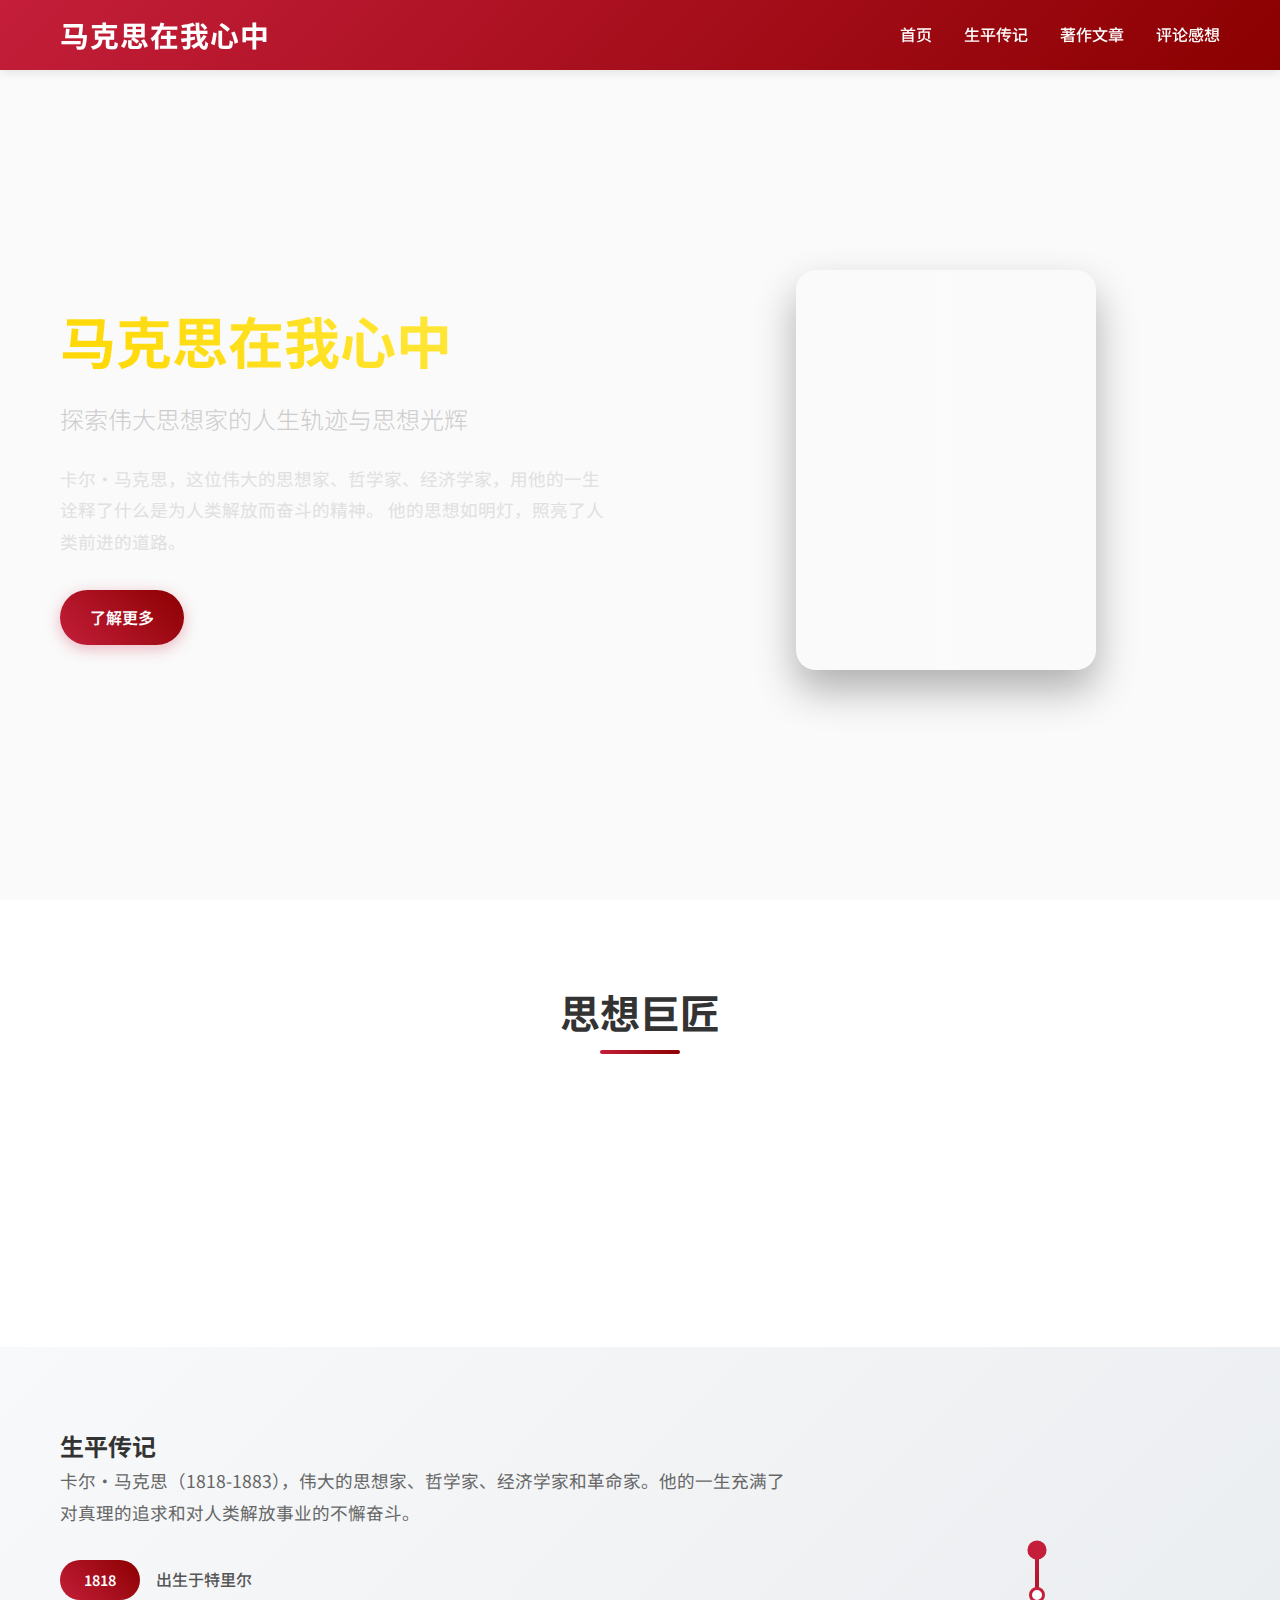
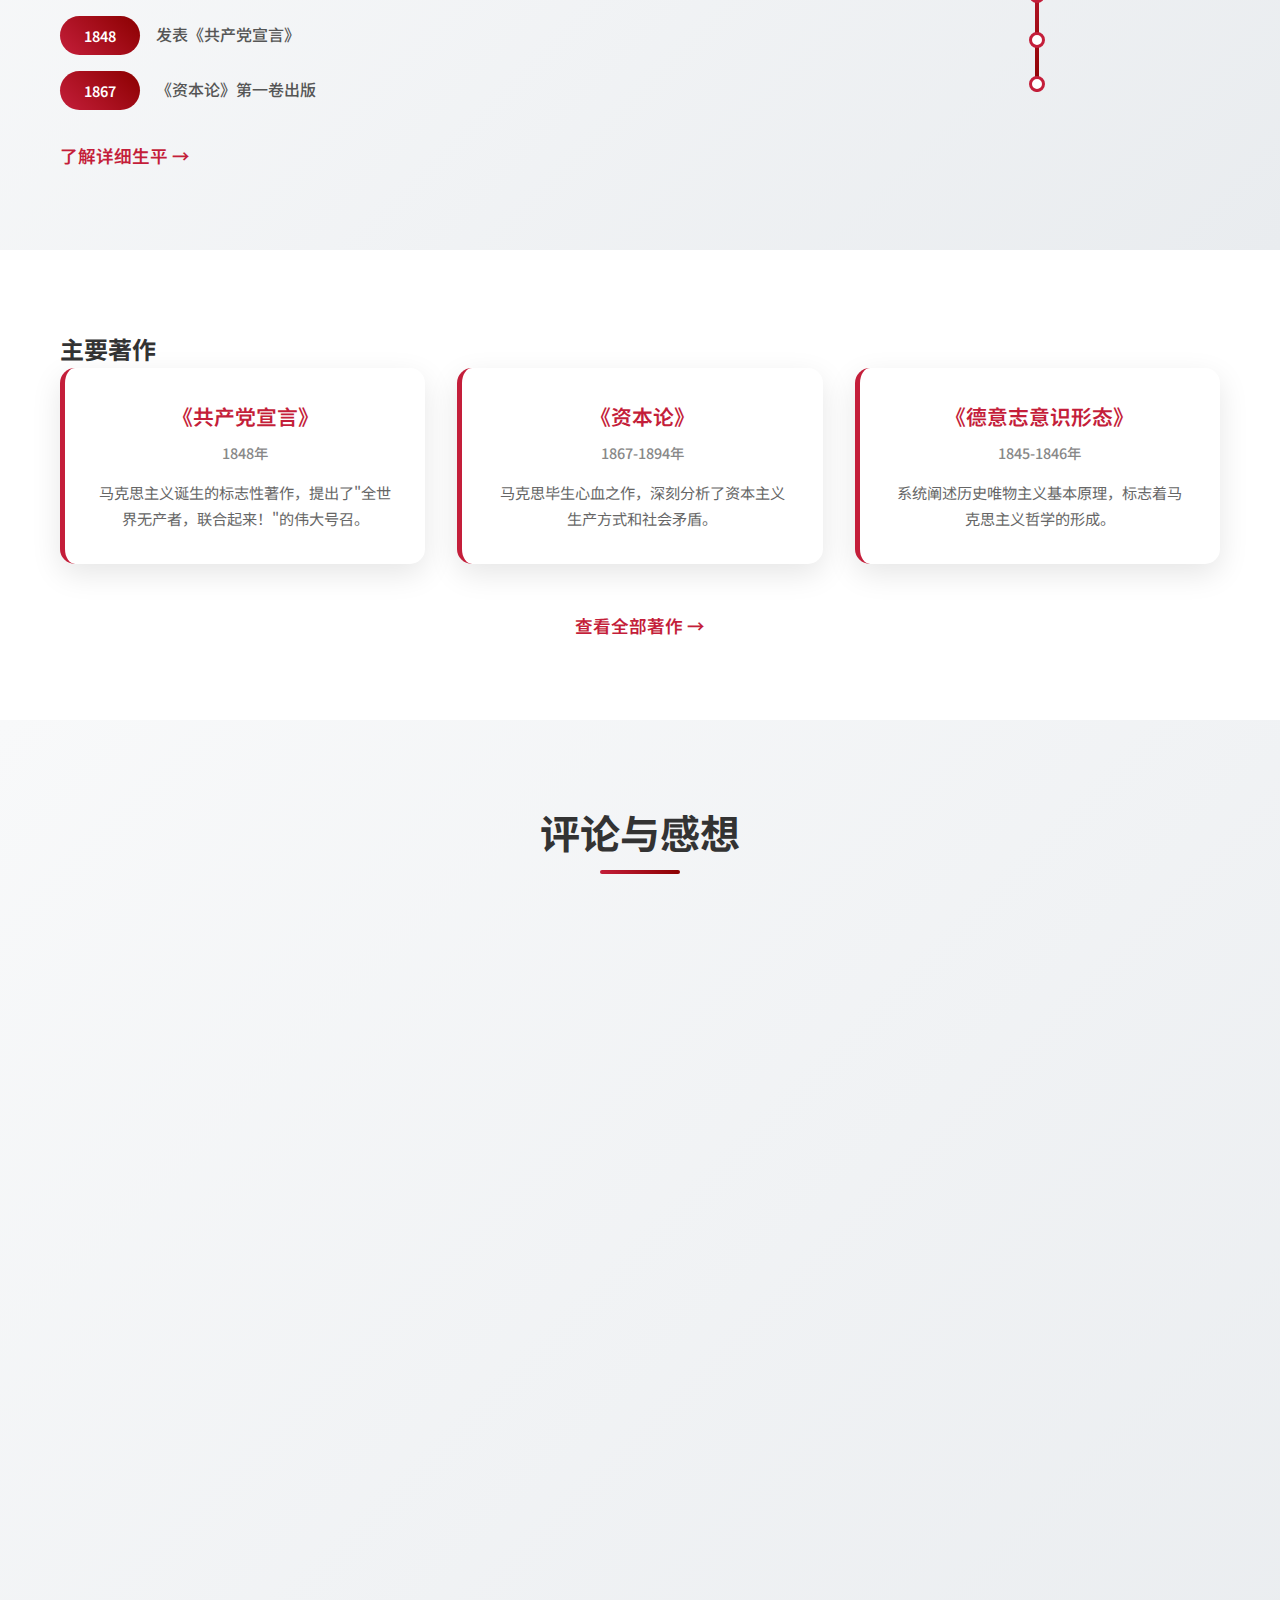
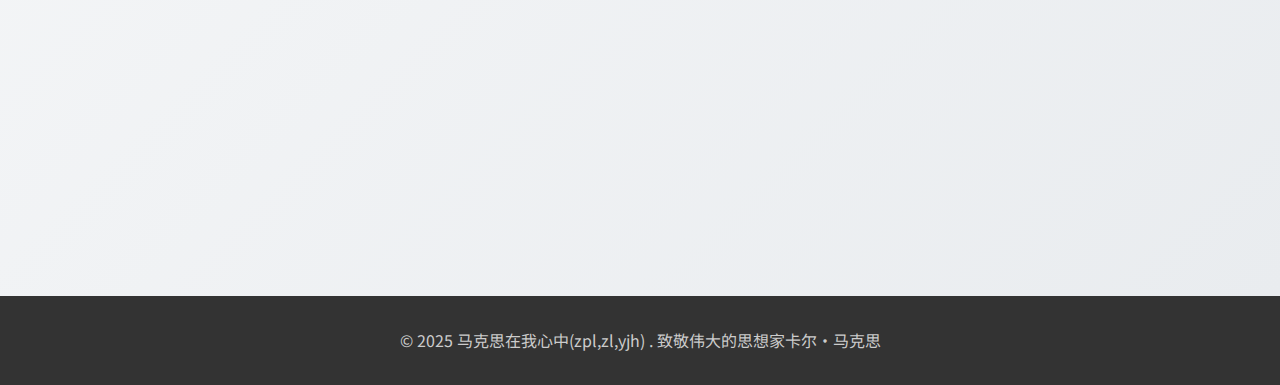
<file: index.html>
<!DOCTYPE html>
<html lang="zh-CN">
<head>
    <meta charset="UTF-8">
    <meta name="viewport" content="width=device-width, initial-scale=1.0">
    <title>马克思在我心中 - Marx in My Heart</title>
    <link rel="stylesheet" href="styles.css">
    <link href="https://fonts.googleapis.com/css2?family=Noto+Sans+SC:wght@300;400;500;700&display=swap" rel="stylesheet">
</head>
<body>
    <header class="header">
        <nav class="nav">
            <div class="nav-container">
                <div class="logo">
                    <h1>马克思在我心中</h1>
                </div>
                <ul class="nav-menu">
                    <li><a href="index.html" class="nav-link">首页</a></li>
                    <li><a href="biography.html" class="nav-link">生平传记</a></li>
                    <li><a href="works.html" class="nav-link">著作文章</a></li>
                    <li><a href="#comments" class="nav-link">评论感想</a></li>
                </ul>
                <div class="hamburger">
                    <span></span>
                    <span></span>
                    <span></span>
                </div>
            </div>
        </nav>
    </header>

    <main>
        <!-- Hero Section -->
        <section id="home" class="hero" style="background-image: url('https://mp-c3036ca5-d4f1-4495-acd5-cf521789bd80.cdn.bspapp.com/others/images/home.png');">
            <div class="hero-content">
                <div class="hero-text">
                    <h1 class="hero-title">马克思在我心中</h1>
                    <p class="hero-subtitle">探索伟大思想家的人生轨迹与思想光辉</p>
                    <p class="hero-description">
                        卡尔·马克思，这位伟大的思想家、哲学家、经济学家，用他的一生诠释了什么是为人类解放而奋斗的精神。
                        他的思想如明灯，照亮了人类前进的道路。
                    </p>
                    <a href="biography.html" class="cta-button">了解更多</a>
                </div>
                <div class="hero-image">
                    <div class="marx-portrait" style="background-image: url(https://mp-c3036ca5-d4f1-4495-acd5-cf521789bd80.cdn.bspapp.com/others/images/marx.jpg);">
                        
                    </div>
                </div>
            </div>
        </section>

        <!-- Quick Introduction -->
        <section class="intro-section">
            <div class="container">
                <h2>思想巨匠</h2>
                <div class="intro-grid">
                    <div class="intro-card">
                        <h3>哲学家</h3>
                        <p>创立了马克思主义哲学，提出了历史唯物主义和辩证唯物主义的科学世界观。</p>
                    </div>
                    <div class="intro-card">
                        <h3>经济学家</h3>
                        <p>撰写了《资本论》等经典著作，深刻揭示了资本主义经济运行的内在规律。</p>
                    </div>
                    <div class="intro-card">
                        <h3>革命家</h3>
                        <p>终生致力于无产阶级解放事业，为建立更加公正的社会而不懈奋斗。</p>
                    </div>
                </div>
            </div>
        </section>

        <!-- Biography Preview Section -->
        <section id="biography" class="biography-preview-section">
            <div class="container">
                <h2>生平传记</h2>
                <div class="preview-content">
                    <div class="preview-text">
                        <p>卡尔·马克思（1818-1883），伟大的思想家、哲学家、经济学家和革命家。他的一生充满了对真理的追求和对人类解放事业的不懈奋斗。</p>
                        <div class="key-dates">
                            <div class="date-item">
                                <span class="year">1818</span>
                                <span class="event">出生于特里尔</span>
                            </div>
                            <div class="date-item">
                                <span class="year">1848</span>
                                <span class="event">发表《共产党宣言》</span>
                            </div>
                            <div class="date-item">
                                <span class="year">1867</span>
                                <span class="event">《资本论》第一卷出版</span>
                            </div>
                        </div>
                        <a href="biography.html" class="preview-link">了解详细生平 →</a>
                    </div>
                    <div class="preview-image">
                        <div class="timeline-preview">
                            <div class="timeline-line"></div>
                            <div class="timeline-dots">
                                <div class="dot active"></div>
                                <div class="dot"></div>
                                <div class="dot"></div>
                                <div class="dot"></div>
                            </div>
                        </div>
                    </div>
                </div>
            </div>
        </section>

        <!-- Works Preview Section -->
        <section id="works" class="works-preview-section">
            <div class="container">
                <h2>主要著作</h2>
                <div class="works-preview-grid">
                    <div class="work-preview-card">
                        <h3>《共产党宣言》</h3>
                        <p class="work-year">1848年</p>
                        <p class="work-brief">马克思主义诞生的标志性著作，提出了"全世界无产者，联合起来！"的伟大号召。</p>
                    </div>
                    <div class="work-preview-card">
                        <h3>《资本论》</h3>
                        <p class="work-year">1867-1894年</p>
                        <p class="work-brief">马克思毕生心血之作，深刻分析了资本主义生产方式和社会矛盾。</p>
                    </div>
                    <div class="work-preview-card">
                        <h3>《德意志意识形态》</h3>
                        <p class="work-year">1845-1846年</p>
                        <p class="work-brief">系统阐述历史唯物主义基本原理，标志着马克思主义哲学的形成。</p>
                    </div>
                </div>
                <div class="works-preview-footer">
                    <a href="works.html" class="preview-link">查看全部著作 →</a>
                </div>
            </div>
        </section>

        <!-- Comments Section -->
        <section id="comments" class="comments-section">
            <div class="container">
                <h2>评论与感想</h2>
                <div class="comments-container">
                    <div class="comment-card">
                        <h3>马克思思想的当代价值</h3>
                        <p class="comment-author">— 学者评论</p>
                        <p class="comment-text">
                            马克思的思想不仅属于他的时代，更属于我们的时代。在全球化的今天，
                            他对资本主义的深刻分析依然具有重要的指导意义。他教会我们用历史的、
                            发展的眼光看待社会问题，用科学的方法分析社会矛盾。
                        </p>
                    </div>
                    
                    <div class="comment-card">
                        <h3>人民的思想家</h3>
                        <p class="comment-author">— 读者感悟</p>
                        <p class="comment-text">
                            马克思终其一生都在为人民的解放而奋斗。他不是象牙塔里的学者，
                            而是与人民同呼吸共命运的战士。他的思想来源于实践，又指导着实践，
                            这正是马克思主义永葆生机活力的根本原因。
                        </p>
                    </div>

                    <!-- 留给用户自己写的空间 -->
                    <div class="comment-card user-comment">
                        <h3>我心中的马克思</h3>
                        <p class="comment-author">— 您的感想</p>
                        <div class="comment-placeholder">
                            <p>在这里写下您对马克思的理解和感悟...</p>
                            <textarea placeholder="请在此处分享您对马克思思想的理解和感悟..." rows="6"></textarea>
                            <button class="submit-btn">提交感想</button>
                        </div>
                    </div>
                </div>
            </div>
        </section>
    </main>

    <footer class="footer">
        <div class="container">
            <!-- <p>&copy; 2025 马克思在我心中. 致敬伟大的思想家卡尔·马克思</p> -->
            <p>&copy; 2025 马克思在我心中(zpl,zl,yjh) . 致敬伟大的思想家卡尔·马克思</p>
             
        </div>
    </footer>

    <script src="script.js"></script>
</body>
</html>
</file>
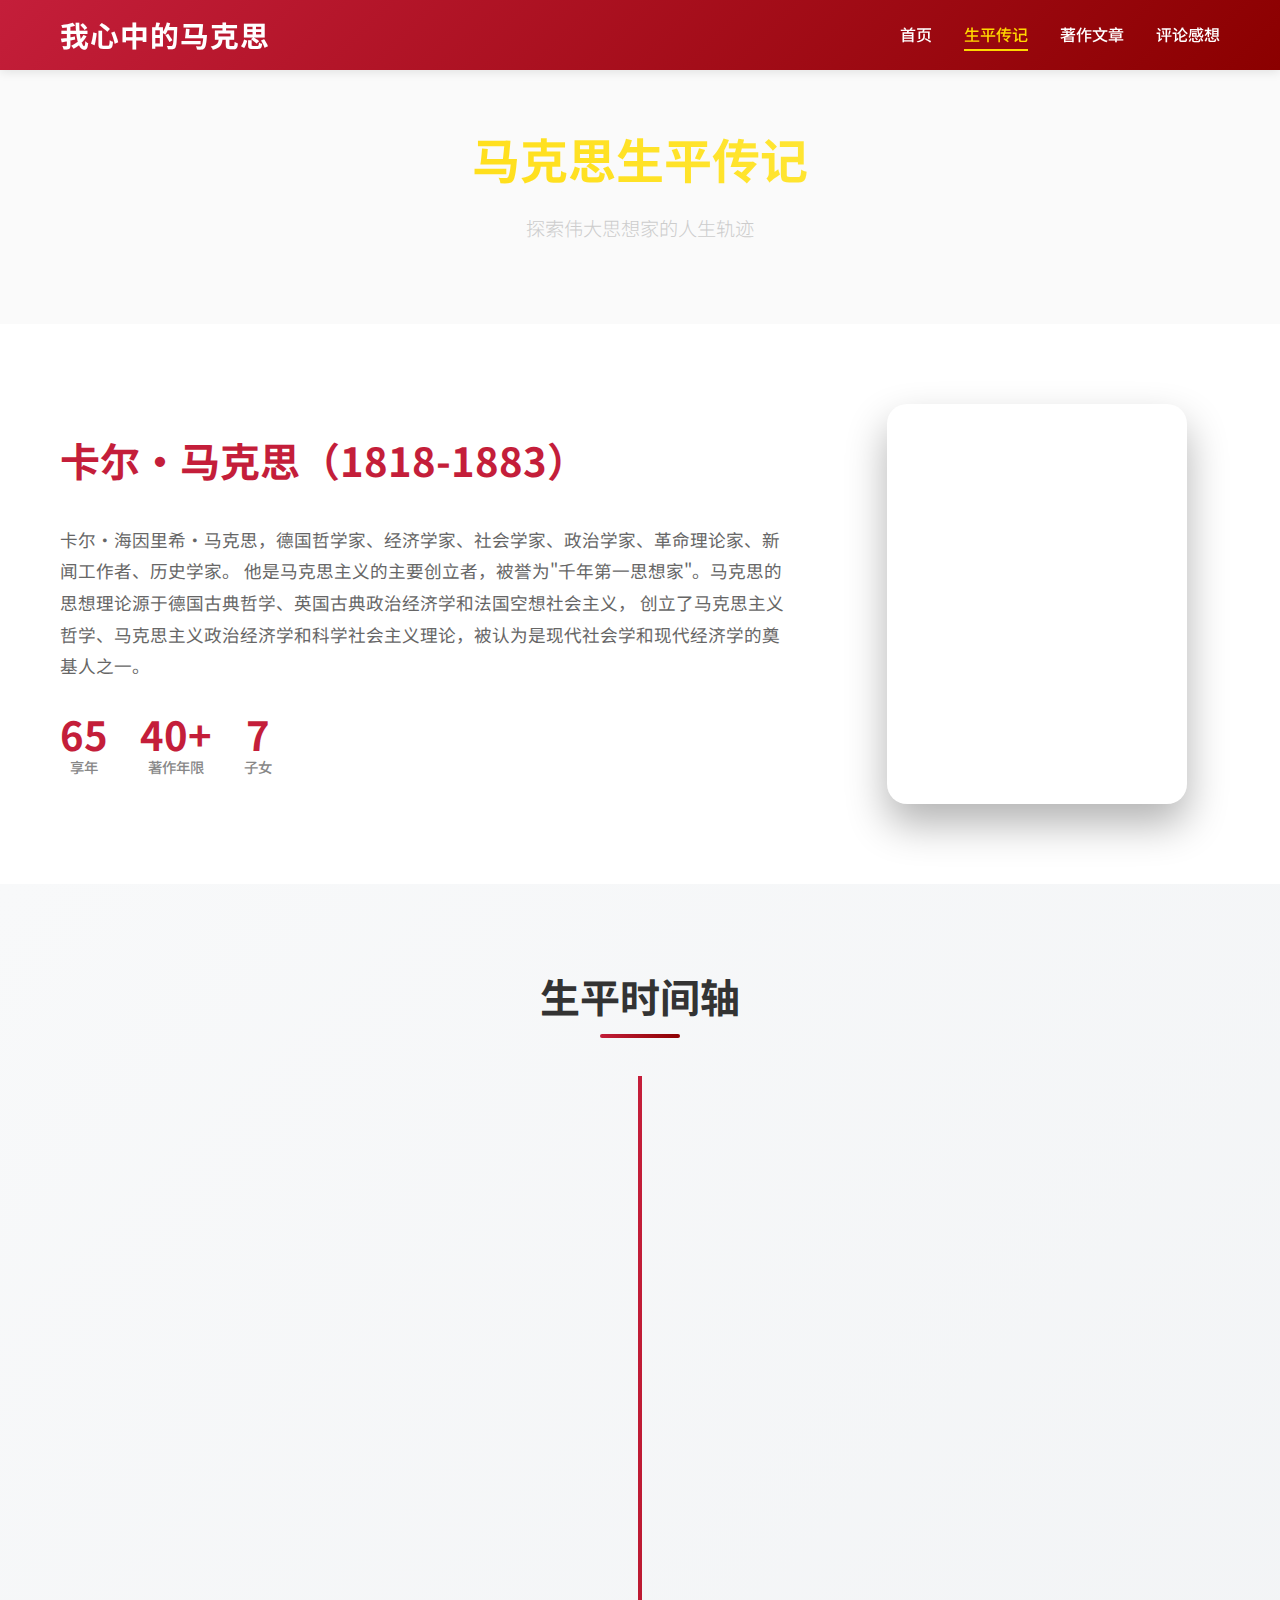
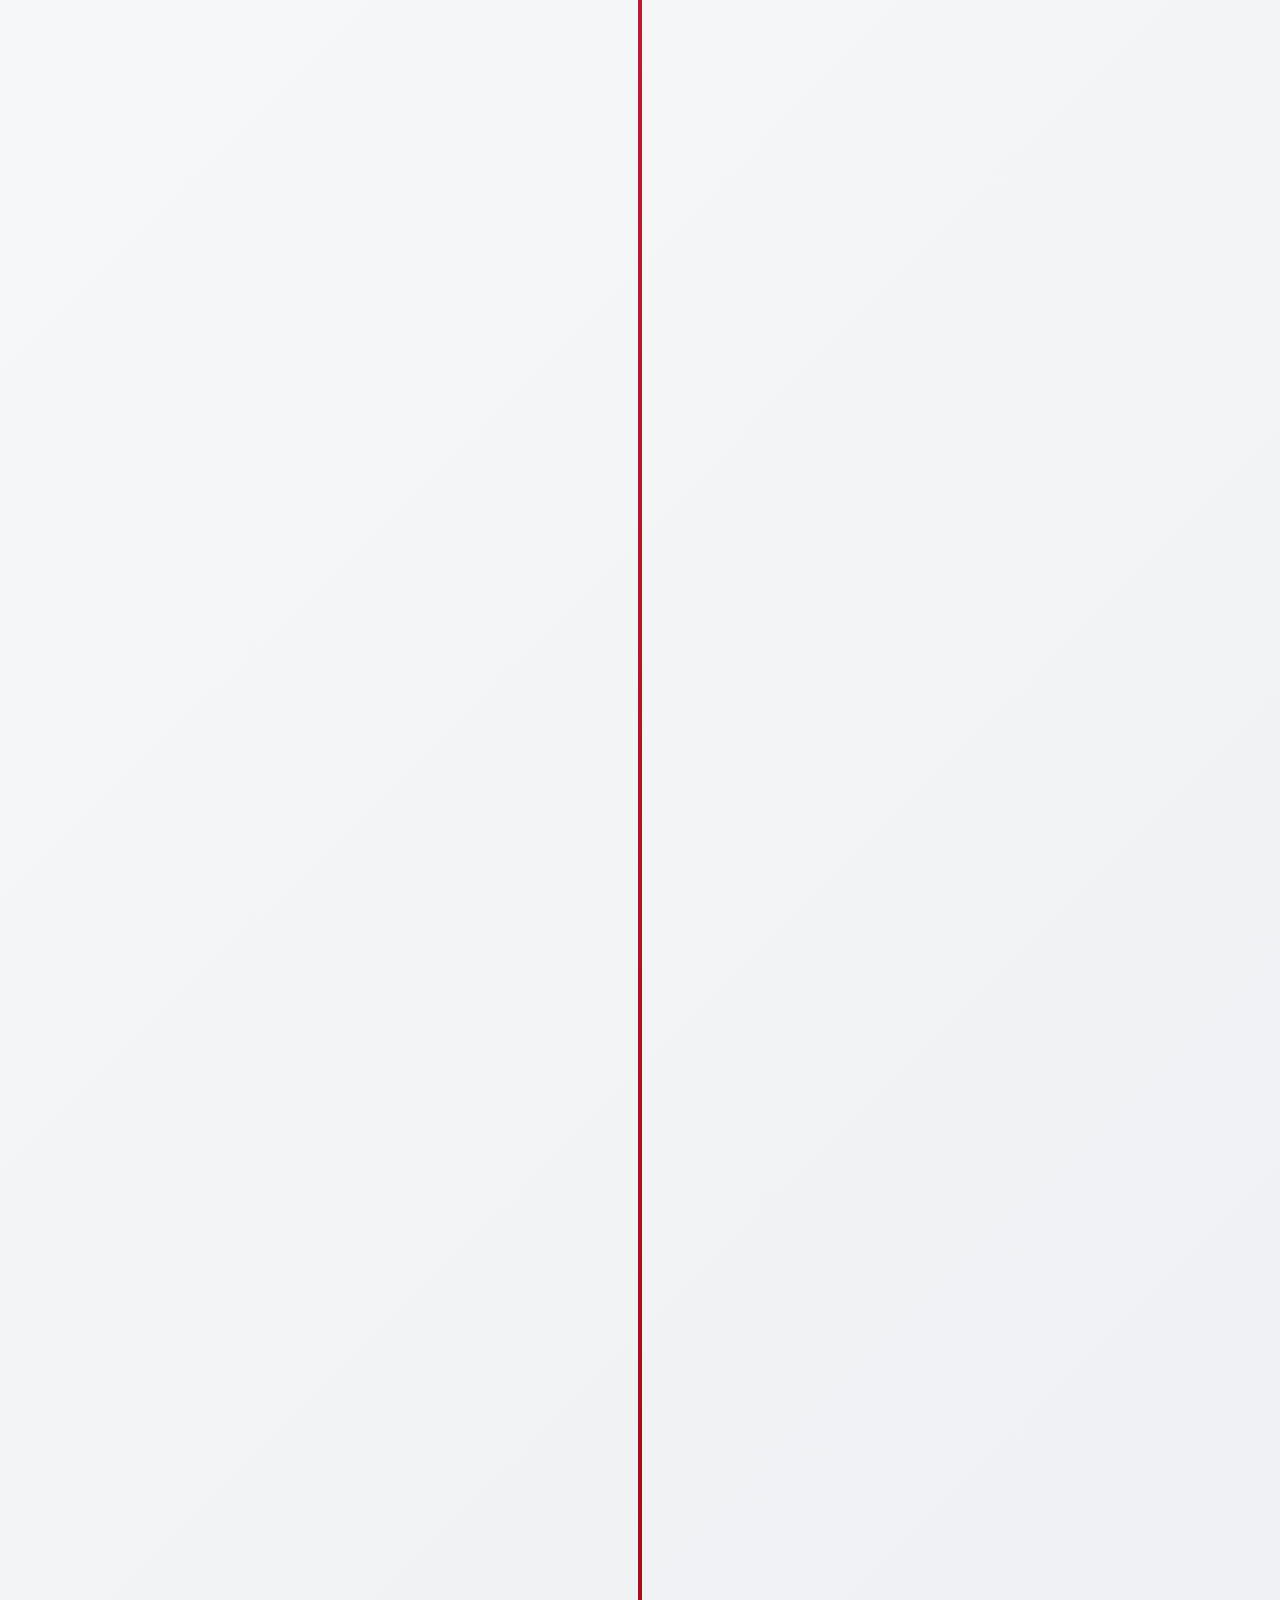
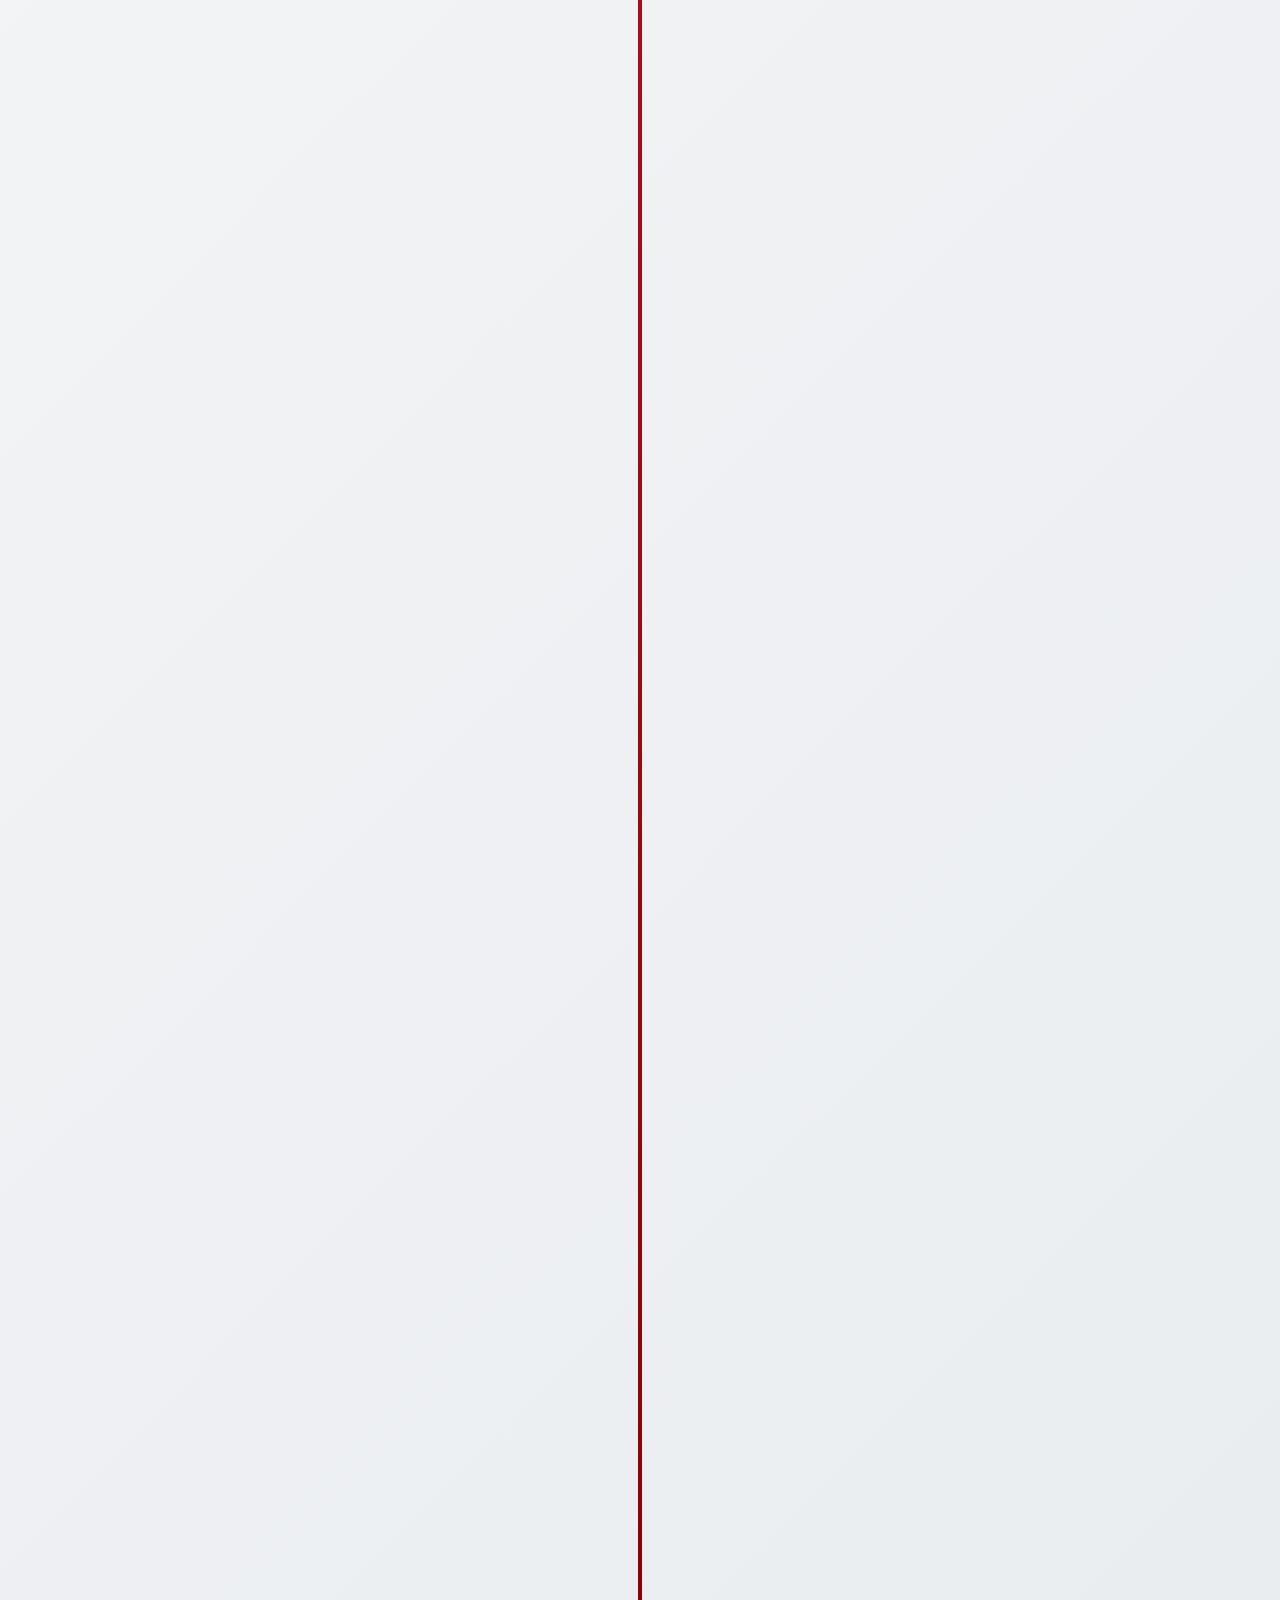
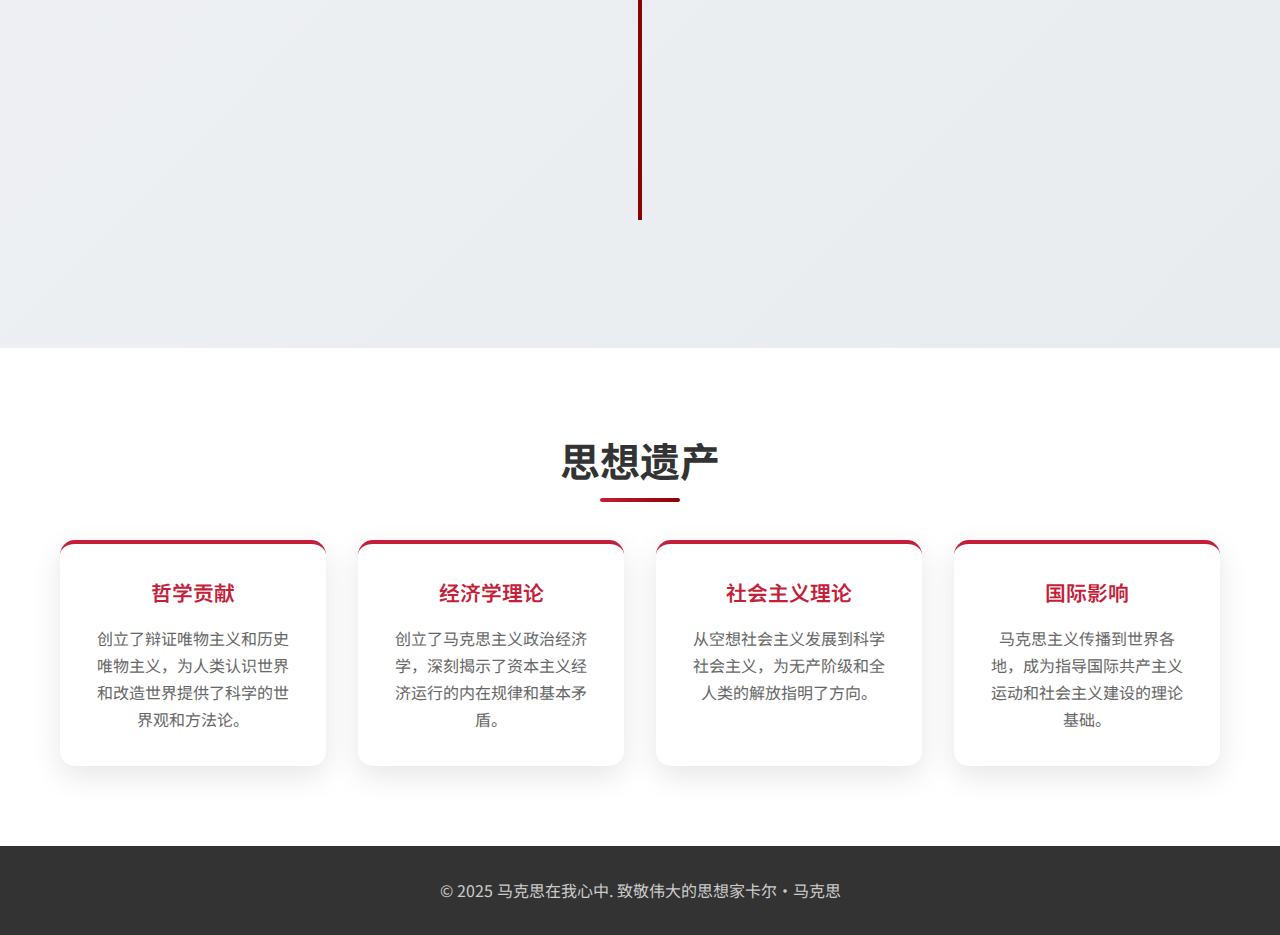
<file: biography.html>
<!DOCTYPE html>
<html lang="zh-CN">
<head>
    <meta charset="UTF-8">
    <meta name="viewport" content="width=device-width, initial-scale=1.0">
    <title>马克思生平传记 - Marx in My Heart</title>
    <link rel="stylesheet" href="styles.css">
    <link href="https://fonts.googleapis.com/css2?family=Noto+Sans+SC:wght@300;400;500;700&display=swap" rel="stylesheet">
</head>
<body>
    <header class="header">
        <nav class="nav">
            <div class="nav-container">
                <div class="logo">
                    <h1>我心中的马克思</h1>
                </div>
                <ul class="nav-menu">
                    <li><a href="index.html" class="nav-link">首页</a></li>
                    <li><a href="biography.html" class="nav-link active">生平传记</a></li>
                    <li><a href="works.html" class="nav-link">著作文章</a></li>
                    <li><a href="index.html#comments" class="nav-link">评论感想</a></li>
                </ul>
                <div class="hamburger">
                    <span></span>
                    <span></span>
                    <span></span>
                </div>
            </div>
        </nav>
    </header>

    <main>
        <!-- Page Header -->
        <section class="page-header" style="background-image: url('https://mp-c3036ca5-d4f1-4495-acd5-cf521789bd80.cdn.bspapp.com/others/images/biography-bg.png');">
            <div class="container">
                <h1>马克思生平传记</h1>
                <p>探索伟大思想家的人生轨迹</p>
            </div>
        </section>

        <!-- Biography Overview -->
        <section class="biography-overview">
            <div class="container">
                <div class="overview-content">
                    <div class="overview-text">
                        <h2>卡尔·马克思（1818-1883）</h2>
                        <p>
                            卡尔·海因里希·马克思，德国哲学家、经济学家、社会学家、政治学家、革命理论家、新闻工作者、历史学家。
                            他是马克思主义的主要创立者，被誉为"千年第一思想家"。马克思的思想理论源于德国古典哲学、英国古典政治经济学和法国空想社会主义，
                            创立了马克思主义哲学、马克思主义政治经济学和科学社会主义理论，被认为是现代社会学和现代经济学的奠基人之一。
                        </p>
                        <div class="life-stats">
                            <div class="stat-item">
                                <span class="stat-number">65</span>
                                <span class="stat-label">享年</span>
                            </div>
                            <div class="stat-item">
                                <span class="stat-number">40+</span>
                                <span class="stat-label">著作年限</span>
                            </div>
                            <div class="stat-item">
                                <span class="stat-number">7</span>
                                <span class="stat-label">子女</span>
                            </div>
                        </div>
                    </div>
                    <div class="hero-image">
                        <div class="marx-portrait" style="background-image: url(https://mp-c3036ca5-d4f1-4495-acd5-cf521789bd80.cdn.bspapp.com/others/images/marx.jpg);">
                            
                        </div>
                    </div>
                </div>
            </div>
        </section>

        <!-- Detailed Timeline -->
        <section class="detailed-timeline-section">
            <div class="container">
                <h2>生平时间轴</h2>
                <div class="timeline">
                    <div class="timeline-item">
                        <div class="timeline-date">1818年</div>
                        <div class="timeline-content">
                            <h3>出生于特里尔</h3>
                            <p>5月5日，卡尔·马克思出生于普鲁士王国莱茵省特里尔市的一个犹太人律师家庭。父亲海因里希·马克思是一名律师，母亲亨丽埃塔·普雷斯堡来自荷兰。马克思是家中九个孩子中的第三个。</p>
                        </div>
                    </div>
                    
                    <div class="timeline-item">
                        <div class="timeline-date">1830-1835年</div>
                        <div class="timeline-content">
                            <h3>中学时期</h3>
                            <p>在特里尔的弗里德里希·威廉中学就读。这所学校的校长维滕巴赫是康德哲学的信徒，对马克思产生了重要影响。马克思在中学时期就表现出对文学和哲学的浓厚兴趣。</p>
                        </div>
                    </div>

                    <div class="timeline-item">
                        <div class="timeline-date">1835-1836年</div>
                        <div class="timeline-content">
                            <h3>波恩大学求学</h3>
                            <p>进入波恩大学学习法学，但更多时间花在文学和哲学上。在波恩期间，马克思参加了诗人俱乐部，还因决斗而被短暂监禁。父亲对他的学习成绩和生活方式感到不满。</p>
                        </div>
                    </div>

                    <div class="timeline-item">
                        <div class="timeline-date">1836-1841年</div>
                        <div class="timeline-content">
                            <h3>柏林大学深造</h3>
                            <p>转入柏林大学继续学习法学和哲学。在这里，马克思深受黑格尔哲学影响，加入了青年黑格尔派。他开始认真研究哲学，并逐渐形成自己的思想体系。1841年以《德谟克利特的自然哲学和伊壁鸠鲁的自然哲学的差别》为题完成博士论文。</p>
                        </div>
                    </div>

                    <div class="timeline-item">
                        <div class="timeline-date">1842年</div>
                        <div class="timeline-content">
                            <h3>新闻工作开始</h3>
                            <p>开始为《莱茵报》撰稿，很快成为该报的主编。通过新闻工作，马克思开始关注社会现实问题，特别是经济问题。然而，由于报纸的激进立场，《莱茵报》于1843年被普鲁士政府查封。</p>
                        </div>
                    </div>

                    <div class="timeline-item">
                        <div class="timeline-date">1843年</div>
                        <div class="timeline-content">
                            <h3>与燕妮结婚</h3>
                            <p>6月19日，与青梅竹马的恋人燕妮·冯·威斯特法伦结婚。燕妮出身贵族家庭，比马克思大四岁，她的父亲是普鲁士政府官员。这段婚姻遭到了燕妮家族的反对，但两人的爱情坚贞不渝。同年，马克思夫妇移居巴黎。</p>
                        </div>
                    </div>

                    <div class="timeline-item">
                        <div class="timeline-date">1844年</div>
                        <div class="timeline-content">
                            <h3>与恩格斯相遇</h3>
                            <p>8月，在巴黎与弗里德里希·恩格斯相遇，开始了长达40年的友谊与合作。恩格斯比马克思小两岁，来自德国的一个工厂主家庭。两人在咖啡馆的长谈奠定了他们终生合作的基础。同年，马克思完成了《1844年经济学哲学手稿》。</p>
                        </div>
                    </div>

                    <div class="timeline-item">
                        <div class="timeline-date">1845年</div>
                        <div class="timeline-content">
                            <h3>被驱逐出法国</h3>
                            <p>由于政治活动，马克思被法国政府驱逐，移居比利时布鲁塞尔。在布鲁塞尔期间，马克思与恩格斯合作撰写了《德意志意识形态》，第一次比较系统地阐述了历史唯物主义的基本原理。</p>
                        </div>
                    </div>

                    <div class="timeline-item">
                        <div class="timeline-date">1847年</div>
                        <div class="timeline-content">
                            <h3>加入共产主义者同盟</h3>
                            <p>马克思和恩格斯加入了共产主义者同盟，这是世界上第一个马克思主义政党的雏形。马克思在同盟的第二次代表大会上发表了重要演讲，阐述了共产主义的基本原理。</p>
                        </div>
                    </div>

                    <div class="timeline-item">
                        <div class="timeline-date">1848年</div>
                        <div class="timeline-content">
                            <h3>《共产党宣言》发表</h3>
                            <p>2月，马克思和恩格斯合作撰写的《共产党宣言》在伦敦发表，这标志着马克思主义的诞生。宣言以"一个幽灵，共产主义的幽灵，在欧洲游荡"开篇，以"全世界无产者，联合起来！"结尾，成为国际共产主义运动的纲领性文件。</p>
                        </div>
                    </div>

                    <div class="timeline-item">
                        <div class="timeline-date">1849年</div>
                        <div class="timeline-content">
                            <h3>流亡伦敦</h3>
                            <p>由于参与1848年革命，马克思被多国政府驱逐，最终流亡到伦敦。在伦敦，马克思一家生活极其贫困，主要靠恩格斯的资助和为《纽约每日论坛报》撰稿维持生计。</p>
                        </div>
                    </div>

                    <div class="timeline-item">
                        <div class="timeline-date">1850-1860年</div>
                        <div class="timeline-content">
                            <h3>艰难的伦敦岁月</h3>
                            <p>这是马克思一生中最艰难的时期。一家人住在伦敦贫民区的两间小屋里，经常面临断炊的困境。马克思的三个孩子因贫困和疾病夭折。尽管生活困苦，马克思仍坚持在大英博物馆进行研究，为《资本论》的写作积累资料。</p>
                        </div>
                    </div>

                    <div class="timeline-item">
                        <div class="timeline-date">1864年</div>
                        <div class="timeline-content">
                            <h3>创立国际工人协会</h3>
                            <p>9月28日，马克思参与创立了国际工人协会（第一国际），并起草了协会的成立宣言和临时章程。这是世界上第一个国际性的工人阶级组织，马克思在其中发挥了重要的领导作用。</p>
                        </div>
                    </div>

                    <div class="timeline-item">
                        <div class="timeline-date">1867年</div>
                        <div class="timeline-content">
                            <h3>《资本论》第一卷出版</h3>
                            <p>9月14日，马克思的代表作《资本论》第一卷在汉堡出版。这部著作是马克思毕生心血的结晶，深刻分析了资本主义生产方式，揭示了资本主义社会的基本矛盾和发展规律。马克思称这部著作为他"一生的事业"。</p>
                        </div>
                    </div>

                    <div class="timeline-item">
                        <div class="timeline-date">1871年</div>
                        <div class="timeline-content">
                            <h3>支持巴黎公社</h3>
                            <p>巴黎公社成立后，马克思给予了坚决支持，并撰写了《法兰西内战》一文，总结了巴黎公社的经验教训。他认为巴黎公社是工人阶级专政的第一次伟大尝试。</p>
                        </div>
                    </div>

                    <div class="timeline-item">
                        <div class="timeline-date">1881年</div>
                        <div class="timeline-content">
                            <h3>妻子燕妮去世</h3>
                            <p>12月2日，与马克思相伴38年的妻子燕妮因病去世。燕妮的去世对马克思打击巨大，他的健康状况急剧恶化。恩格斯说："摩尔（马克思的昵称）也死了。"</p>
                        </div>
                    </div>

                    <div class="timeline-item">
                        <div class="timeline-date">1883年</div>
                        <div class="timeline-content">
                            <h3>逝世于伦敦</h3>
                            <p>3月14日下午，马克思在伦敦海格特的寓所中安详去世，享年64岁。恩格斯在马克思墓前发表了著名的讲话："正像达尔文发现有机界的发展规律一样，马克思发现了人类历史的发展规律。"马克思被安葬在伦敦海格特公墓。</p>
                        </div>
                    </div>
                </div>
            </div>
        </section>

        <!-- Legacy Section -->
        <section class="legacy-section">
            <div class="container">
                <h2>思想遗产</h2>
                <div class="legacy-grid">
                    <div class="legacy-card">
                        <h3>哲学贡献</h3>
                        <p>创立了辩证唯物主义和历史唯物主义，为人类认识世界和改造世界提供了科学的世界观和方法论。</p>
                    </div>
                    <div class="legacy-card">
                        <h3>经济学理论</h3>
                        <p>创立了马克思主义政治经济学，深刻揭示了资本主义经济运行的内在规律和基本矛盾。</p>
                    </div>
                    <div class="legacy-card">
                        <h3>社会主义理论</h3>
                        <p>从空想社会主义发展到科学社会主义，为无产阶级和全人类的解放指明了方向。</p>
                    </div>
                    <div class="legacy-card">
                        <h3>国际影响</h3>
                        <p>马克思主义传播到世界各地，成为指导国际共产主义运动和社会主义建设的理论基础。</p>
                    </div>
                </div>
            </div>
        </section>
    </main>

    <footer class="footer">
        <div class="container">
            <p>&copy; 2025 马克思在我心中. 致敬伟大的思想家卡尔·马克思</p>
        </div>
    </footer>

    <script src="script.js"></script>
</body>
</html>
</file>
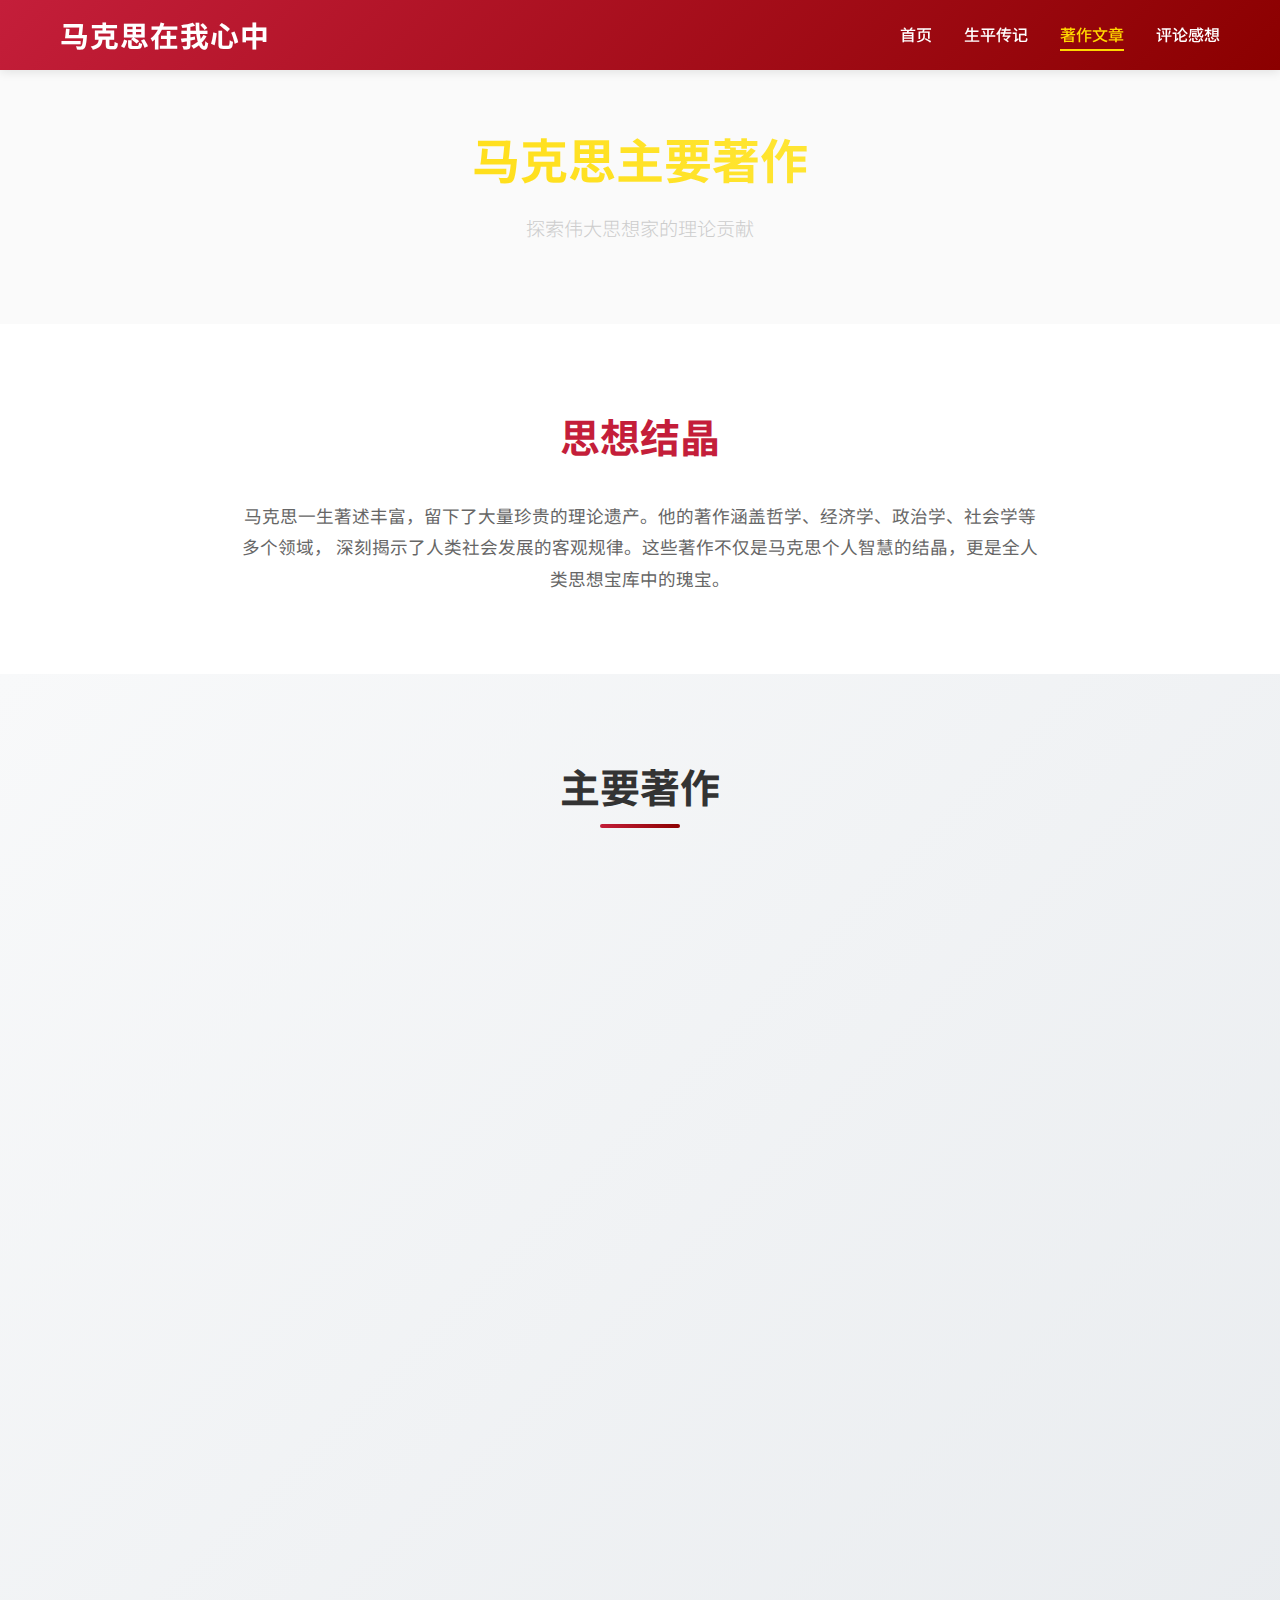
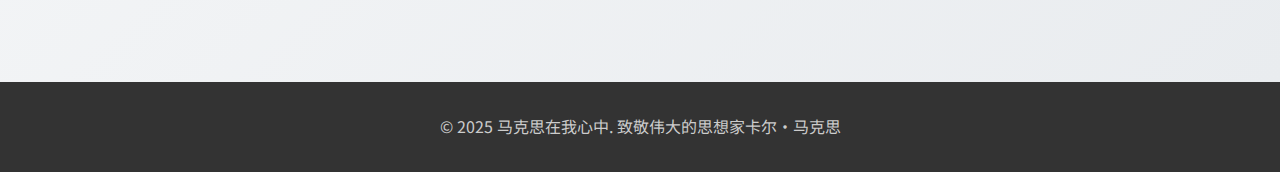
<file: works.html>
<!DOCTYPE html>
<html lang="zh-CN">
<head>
    <meta charset="UTF-8">
    <meta name="viewport" content="width=device-width, initial-scale=1.0">
    <title>马克思主要著作 - Marx in My Heart</title>
    <link rel="stylesheet" href="styles.css">
    <link href="https://fonts.googleapis.com/css2?family=Noto+Sans+SC:wght@300;400;500;700&display=swap" rel="stylesheet">
</head>
<body>
    <header class="header">
        <nav class="nav">
            <div class="nav-container">
                <div class="logo">
                    <h1>马克思在我心中</h1>
                </div>
                <ul class="nav-menu">
                    <li><a href="index.html" class="nav-link">首页</a></li>
                    <li><a href="biography.html" class="nav-link">生平传记</a></li>
                    <li><a href="works.html" class="nav-link active">著作文章</a></li>
                    <li><a href="index.html#comments" class="nav-link">评论感想</a></li>
                </ul>
                <div class="hamburger">
                    <span></span>
                    <span></span>
                    <span></span>
                </div>
            </div>
        </nav>
    </header>

    <main>
        <!-- Page Header -->
        <section class="page-header" style="background-image: url('https://mp-c3036ca5-d4f1-4495-acd5-cf521789bd80.cdn.bspapp.com/others/images/works.png');">
            <div class="container">
                <h1>马克思主要著作</h1>
                <p>探索伟大思想家的理论贡献</p>
            </div>
        </section>

        <!-- Works Overview -->
        <section class="works-overview">
            <div class="container">
                <div class="overview-text">
                    <h2>思想结晶</h2>
                    <p>
                        马克思一生著述丰富，留下了大量珍贵的理论遗产。他的著作涵盖哲学、经济学、政治学、社会学等多个领域，
                        深刻揭示了人类社会发展的客观规律。这些著作不仅是马克思个人智慧的结晶，更是全人类思想宝库中的瑰宝。
                    </p>
                </div>
            </div>
        </section>

        <!-- Major Works -->
        <section class="major-works-section">
            <div class="container">
                <h2>主要著作</h2>
                <div class="works-grid">
                    <div class="work-card">
                        <h3>《共产党宣言》</h3>
                        <p class="work-year">1848年</p>
                        <p class="work-description">
                            与恩格斯合著的这部作品，第一次全面系统地阐述了马克思主义的基本原理，
                            提出了"全世界无产者，联合起来！"的伟大号召。
                        </p>
                        <div class="work-quote">
                            "一个幽灵，共产主义的幽灵，在欧洲游荡。"
                        </div>
                    </div>
                    <div class="work-card">
                        <h3>《资本论》</h3>
                        <p class="work-year">1867-1894年</p>
                        <p class="work-description">
                            马克思毕生的心血之作，深刻分析了资本主义生产方式，
                            揭示了资本主义社会的基本矛盾和发展规律。
                        </p>
                        <div class="work-quote">
                            "资本来到世间，从头到脚，每个毛孔都滴着血和肮脏的东西。"
                        </div>
                    </div>
                    <div class="work-card">
                        <h3>《德意志意识形态》</h3>
                        <p class="work-year">1845-1846年</p>
                        <p class="work-description">
                            与恩格斯合著，第一次比较系统地阐述了历史唯物主义的基本原理，
                            标志着马克思主义哲学的基本形成。
                        </p>
                        <div class="work-quote">
                            "不是意识决定生活，而是生活决定意识。"
                        </div>
                    </div>
                    <div class="work-card">
                        <h3>《1844年经济学哲学手稿》</h3>
                        <p class="work-year">1844年</p>
                        <p class="work-description">
                            马克思早期重要著作，提出了异化劳动理论，
                            为后来《资本论》的创作奠定了重要的理论基础。
                        </p>
                        <div class="work-quote">
                            "哲学家们只是用不同的方式解释世界，问题在于改变世界。"
                        </div>
                    </div>
                </div>
            </div>
        </section>
    </main>

    <footer class="footer">
        <div class="container">
            <p>&copy; 2025 马克思在我心中. 致敬伟大的思想家卡尔·马克思</p>
        </div>
    </footer>

    <script src="script.js"></script>
</body>
</html>
</file>
<file: styles.css>
/* Reset and Base Styles */
* {
    margin: 0;
    padding: 0;
    box-sizing: border-box;
}

body {
    font-family: 'Noto Sans SC', sans-serif;
    line-height: 1.6;
    color: #333;
    background-color: #fafafa;
}

.container {
    max-width: 1200px;
    margin: 0 auto;
    padding: 0 20px;
}

/* Header and Navigation */
.header {
    background: linear-gradient(135deg, #c41e3a 0%, #8b0000 100%);
    box-shadow: 0 2px 10px rgba(0,0,0,0.1);
    position: fixed;
    top: 0;
    width: 100%;
    z-index: 1000;
}

.nav-container {
    max-width: 1200px;
    margin: 0 auto;
    padding: 0 20px;
    display: flex;
    justify-content: space-between;
    align-items: center;
    height: 70px;
}

.logo h1 {
    color: #fff;
    font-size: 1.8rem;
    font-weight: 700;
    letter-spacing: 1px;
}

.nav-menu {
    display: flex;
    list-style: none;
    gap: 2rem;
}

.nav-link {
    color: #fff;
    text-decoration: none;
    font-weight: 500;
    transition: color 0.3s ease;
    position: relative;
}

.nav-link:hover {
    color: #ffd700;
}

.nav-link::after {
    content: '';
    position: absolute;
    bottom: -5px;
    left: 0;
    width: 0;
    height: 2px;
    background-color: #ffd700;
    transition: width 0.3s ease;
}

.nav-link:hover::after {
    width: 100%;
}

.hamburger {
    display: none;
    flex-direction: column;
    cursor: pointer;
}

.hamburger span {
    width: 25px;
    height: 3px;
    background-color: #fff;
    margin: 3px 0;
    transition: 0.3s;
}

/* Hero Section */
.hero {
    background: linear-gradient(135deg, #1a1a1a 0%, #2d2d2d 100%);
    color: #fff;
    padding: 120px 0 80px;
    min-height: 100vh;
    display: flex;
    align-items: center;
}

.hero-content {
    max-width: 1200px;
    margin: 0 auto;
    padding: 0 20px;
    display: grid;
    grid-template-columns: 1fr 1fr;
    gap: 4rem;
    align-items: center;
}

.hero-title {
    font-size: 3.5rem;
    font-weight: 700;
    margin-bottom: 1rem;
    background: linear-gradient(45deg, #ffd700, #ffed4e);
    -webkit-background-clip: text;
    -webkit-text-fill-color: transparent;
    background-clip: text;
}

.hero-subtitle {
    font-size: 1.5rem;
    margin-bottom: 1.5rem;
    color: #ccc;
    font-weight: 300;
}

.hero-description {
    font-size: 1.1rem;
    margin-bottom: 2rem;
    line-height: 1.8;
    color: #e0e0e0;
}

.cta-button {
    display: inline-block;
    background: linear-gradient(45deg, #c41e3a, #8b0000);
    color: #fff;
    padding: 15px 30px;
    text-decoration: none;
    border-radius: 50px;
    font-weight: 600;
    transition: all 0.3s ease;
    box-shadow: 0 4px 15px rgba(196, 30, 58, 0.3);
}

.cta-button:hover {
    transform: translateY(-2px);
    box-shadow: 0 6px 20px rgba(196, 30, 58, 0.4);
}

.hero-image {
    display: flex;
    justify-content: center;
    align-items: center;
}

.marx-portrait {
    width: 300px;
    height: 400px;
    background: linear-gradient(135deg, #c41e3a, #8b0000);
    border-radius: 20px;
    display: flex;
    align-items: center;
    justify-content: center;
    box-shadow: 0 20px 40px rgba(0,0,0,0.3);
    position: relative;
    overflow: hidden;
}

.portrait-placeholder {
    color: #fff;
    font-size: 1.2rem;
    text-align: center;
    font-weight: 500;
}

.marx-portrait::before {
    content: '';
    position: absolute;
    top: -50%;
    left: -50%;
    width: 200%;
    height: 200%;
    background: linear-gradient(45deg, transparent, rgba(255,255,255,0.1), transparent);
    transform: rotate(45deg);
    animation: shine 3s infinite;
}

@keyframes shine {
    0% { transform: translateX(-100%) translateY(-100%) rotate(45deg); }
    50% { transform: translateX(100%) translateY(100%) rotate(45deg); }
    100% { transform: translateX(-100%) translateY(-100%) rotate(45deg); }
}

/* Introduction Section */
.intro-section {
    padding: 80px 0;
    background: #fff;
}

.intro-section h2 {
    text-align: center;
    font-size: 2.5rem;
    margin-bottom: 3rem;
    color: #333;
    position: relative;
}

.intro-section h2::after {
    content: '';
    position: absolute;
    bottom: -10px;
    left: 50%;
    transform: translateX(-50%);
    width: 80px;
    height: 4px;
    background: linear-gradient(45deg, #c41e3a, #8b0000);
    border-radius: 2px;
}

.intro-grid {
    display: grid;
    grid-template-columns: repeat(auto-fit, minmax(300px, 1fr));
    gap: 2rem;
}

.intro-card {
    background: #fff;
    padding: 2rem;
    border-radius: 15px;
    box-shadow: 0 10px 30px rgba(0,0,0,0.1);
    text-align: center;
    transition: transform 0.3s ease, box-shadow 0.3s ease;
    border: 1px solid #f0f0f0;
}

.intro-card:hover {
    transform: translateY(-10px);
    box-shadow: 0 20px 40px rgba(0,0,0,0.15);
}

.intro-card h3 {
    font-size: 1.5rem;
    margin-bottom: 1rem;
    color: #c41e3a;
    font-weight: 600;
}

.intro-card p {
    color: #666;
    line-height: 1.7;
}

/* Biography Preview Section */
.biography-preview-section {
    padding: 80px 0;
    background: linear-gradient(135deg, #f8f9fa 0%, #e9ecef 100%);
}

.preview-content {
    display: grid;
    grid-template-columns: 2fr 1fr;
    gap: 4rem;
    align-items: center;
}

.preview-text p {
    font-size: 1.1rem;
    line-height: 1.8;
    color: #666;
    margin-bottom: 2rem;
}

.key-dates {
    display: flex;
    flex-direction: column;
    gap: 1rem;
    margin-bottom: 2rem;
}

.date-item {
    display: flex;
    align-items: center;
    gap: 1rem;
}

.year {
    background: linear-gradient(45deg, #c41e3a, #8b0000);
    color: #fff;
    padding: 8px 16px;
    border-radius: 20px;
    font-weight: 600;
    min-width: 80px;
    text-align: center;
    font-size: 0.9rem;
}

.event {
    color: #555;
    font-weight: 500;
}

.preview-link {
    display: inline-block;
    color: #c41e3a;
    text-decoration: none;
    font-weight: 600;
    font-size: 1.1rem;
    transition: all 0.3s ease;
    position: relative;
}

.preview-link:hover {
    color: #8b0000;
    transform: translateX(5px);
}

.timeline-preview {
    position: relative;
    height: 200px;
    display: flex;
    align-items: center;
    justify-content: center;
}

.timeline-line {
    width: 4px;
    height: 150px;
    background: linear-gradient(to bottom, #c41e3a, #8b0000);
    border-radius: 2px;
}

.timeline-dots {
    position: absolute;
    height: 150px;
    display: flex;
    flex-direction: column;
    justify-content: space-between;
    align-items: center;
}

.dot {
    width: 16px;
    height: 16px;
    border-radius: 50%;
    background: #fff;
    border: 3px solid #c41e3a;
    transition: all 0.3s ease;
}

.dot.active {
    background: #c41e3a;
    transform: scale(1.2);
}

/* Biography Section */
.biography-section {
    padding: 80px 0;
    background: linear-gradient(135deg, #f8f9fa 0%, #e9ecef 100%);
}

.biography-section h2 {
    text-align: center;
    font-size: 2.5rem;
    margin-bottom: 3rem;
    color: #333;
    position: relative;
}

.biography-section h2::after {
    content: '';
    position: absolute;
    bottom: -10px;
    left: 50%;
    transform: translateX(-50%);
    width: 80px;
    height: 4px;
    background: linear-gradient(45deg, #c41e3a, #8b0000);
    border-radius: 2px;
}

.timeline {
    position: relative;
    max-width: 800px;
    margin: 0 auto;
}

.timeline::before {
    content: '';
    position: absolute;
    left: 50%;
    top: 0;
    bottom: 0;
    width: 4px;
    background: linear-gradient(to bottom, #c41e3a, #8b0000);
    transform: translateX(-50%);
}

.timeline-item {
    position: relative;
    margin-bottom: 3rem;
    display: flex;
    align-items: center;
}

.timeline-item:nth-child(odd) {
    flex-direction: row;
}

.timeline-item:nth-child(even) {
    flex-direction: row-reverse;
}

.timeline-date {
    background: linear-gradient(45deg, #c41e3a, #8b0000);
    color: #fff;
    padding: 10px 20px;
    border-radius: 25px;
    font-weight: 600;
    min-width: 120px;
    text-align: center;
    position: relative;
    z-index: 2;
}

.timeline-content {
    background: #fff;
    padding: 2rem;
    border-radius: 15px;
    box-shadow: 0 10px 30px rgba(0,0,0,0.1);
    margin: 0 2rem;
    flex: 1;
    position: relative;
}

.timeline-content h3 {
    color: #c41e3a;
    margin-bottom: 0.5rem;
    font-size: 1.3rem;
}

.timeline-content p {
    color: #666;
    line-height: 1.7;
}

/* Works Preview Section */
.works-preview-section {
    padding: 80px 0;
    background: #fff;
}

.works-preview-grid {
    display: grid;
    grid-template-columns: repeat(auto-fit, minmax(300px, 1fr));
    gap: 2rem;
    margin-bottom: 3rem;
}

.work-preview-card {
    background: #fff;
    padding: 2rem;
    border-radius: 15px;
    box-shadow: 0 10px 30px rgba(0,0,0,0.1);
    transition: transform 0.3s ease, box-shadow 0.3s ease;
    border-left: 5px solid #c41e3a;
    text-align: center;
}

.work-preview-card:hover {
    transform: translateY(-5px);
    box-shadow: 0 20px 40px rgba(0,0,0,0.15);
}

.work-preview-card h3 {
    color: #c41e3a;
    font-size: 1.3rem;
    margin-bottom: 0.5rem;
    font-weight: 600;
}

.work-preview-card .work-year {
    color: #888;
    font-size: 0.9rem;
    margin-bottom: 1rem;
    font-weight: 500;
}

.work-brief {
    color: #666;
    line-height: 1.7;
    font-size: 0.95rem;
}

.works-preview-footer {
    text-align: center;
}

/* Works Section */
.works-section {
    padding: 80px 0;
    background: #fff;
}

.works-section h2 {
    text-align: center;
    font-size: 2.5rem;
    margin-bottom: 3rem;
    color: #333;
    position: relative;
}

.works-section h2::after {
    content: '';
    position: absolute;
    bottom: -10px;
    left: 50%;
    transform: translateX(-50%);
    width: 80px;
    height: 4px;
    background: linear-gradient(45deg, #c41e3a, #8b0000);
    border-radius: 2px;
}

.works-grid {
    display: grid;
    grid-template-columns: repeat(auto-fit, minmax(350px, 1fr));
    gap: 2rem;
}

.work-card {
    background: #fff;
    padding: 2rem;
    border-radius: 15px;
    box-shadow: 0 10px 30px rgba(0,0,0,0.1);
    transition: transform 0.3s ease, box-shadow 0.3s ease;
    border-left: 5px solid #c41e3a;
}

.work-card:hover {
    transform: translateY(-5px);
    box-shadow: 0 20px 40px rgba(0,0,0,0.15);
}

.work-card h3 {
    color: #c41e3a;
    font-size: 1.5rem;
    margin-bottom: 0.5rem;
    font-weight: 600;
}

.work-year {
    color: #888;
    font-size: 0.9rem;
    margin-bottom: 1rem;
    font-weight: 500;
}

.work-description {
    color: #666;
    line-height: 1.7;
    margin-bottom: 1.5rem;
}

.work-quote {
    background: linear-gradient(135deg, #f8f9fa, #e9ecef);
    padding: 1rem;
    border-radius: 10px;
    font-style: italic;
    color: #555;
    border-left: 4px solid #c41e3a;
    position: relative;
}

.work-quote::before {
    content: '"';
    font-size: 3rem;
    color: #c41e3a;
    position: absolute;
    top: -10px;
    left: 10px;
    font-family: serif;
}

/* Comments Section */
.comments-section {
    padding: 80px 0;
    background: linear-gradient(135deg, #f8f9fa 0%, #e9ecef 100%);
}

.comments-section h2 {
    text-align: center;
    font-size: 2.5rem;
    margin-bottom: 3rem;
    color: #333;
    position: relative;
}

.comments-section h2::after {
    content: '';
    position: absolute;
    bottom: -10px;
    left: 50%;
    transform: translateX(-50%);
    width: 80px;
    height: 4px;
    background: linear-gradient(45deg, #c41e3a, #8b0000);
    border-radius: 2px;
}

.comments-container {
    display: grid;
    gap: 2rem;
    max-width: 800px;
    margin: 0 auto;
}

.comment-card {
    background: #fff;
    padding: 2rem;
    border-radius: 15px;
    box-shadow: 0 10px 30px rgba(0,0,0,0.1);
    transition: transform 0.3s ease;
}

.comment-card:hover {
    transform: translateY(-5px);
}

.comment-card h3 {
    color: #c41e3a;
    margin-bottom: 0.5rem;
    font-size: 1.3rem;
}

.comment-author {
    color: #888;
    font-size: 0.9rem;
    margin-bottom: 1rem;
    font-style: italic;
}

.comment-text {
    color: #666;
    line-height: 1.8;
}

.user-comment {
    border: 2px dashed #c41e3a;
    background: linear-gradient(135deg, #fff9f9, #fff);
}

.comment-placeholder p {
    color: #999;
    margin-bottom: 1rem;
}

.comment-placeholder textarea {
    width: 100%;
    padding: 1rem;
    border: 2px solid #e0e0e0;
    border-radius: 10px;
    font-family: 'Noto Sans SC', sans-serif;
    font-size: 1rem;
    resize: vertical;
    transition: border-color 0.3s ease;
}

.comment-placeholder textarea:focus {
    outline: none;
    border-color: #c41e3a;
}

.submit-btn {
    background: linear-gradient(45deg, #c41e3a, #8b0000);
    color: #fff;
    border: none;
    padding: 12px 25px;
    border-radius: 25px;
    font-weight: 600;
    cursor: pointer;
    transition: all 0.3s ease;
    margin-top: 1rem;
}

.submit-btn:hover {
    transform: translateY(-2px);
    box-shadow: 0 5px 15px rgba(196, 30, 58, 0.3);
}

/* Footer */
.footer {
    background: #333;
    color: #fff;
    text-align: center;
    padding: 2rem 0;
}

.footer p {
    color: #ccc;
}

/* Mobile Navigation Styles */
@media (max-width: 768px) {
    .hamburger {
        display: flex;
    }
    
    .hamburger.active span:nth-child(1) {
        transform: rotate(-45deg) translate(-5px, 6px);
    }
    
    .hamburger.active span:nth-child(2) {
        opacity: 0;
    }
    
    .hamburger.active span:nth-child(3) {
        transform: rotate(45deg) translate(-5px, -6px);
    }
    
    .nav-menu {
        position: fixed;
        left: -100%;
        top: 70px;
        flex-direction: column;
        background: linear-gradient(135deg, #c41e3a 0%, #8b0000 100%);
        width: 100%;
        text-align: center;
        transition: 0.3s;
        box-shadow: 0 10px 27px rgba(0, 0, 0, 0.05);
        padding: 2rem 0;
    }
    
    .nav-menu.active {
        left: 0;
    }
    
    .nav-menu li {
        margin: 1rem 0;
    }
    
    .hero-content {
        grid-template-columns: 1fr;
        text-align: center;
        gap: 2rem;
    }
    
    .hero-title {
        font-size: 2.5rem;
    }
    
    .timeline::before {
        left: 20px;
    }
    
    .timeline-item {
        flex-direction: column !important;
        align-items: flex-start;
        padding-left: 50px;
    }
    
    .timeline-date {
        position: absolute;
        left: -60px;
        min-width: 100px;
    }
    
    .timeline-content {
        margin: 0;
        margin-top: 1rem;
    }
    
    .works-grid {
        grid-template-columns: 1fr;
    }
    
    .intro-grid {
        grid-template-columns: 1fr;
    }
    
    .preview-content {
        grid-template-columns: 1fr;
        gap: 2rem;
        text-align: center;
    }
    
    .works-preview-grid {
        grid-template-columns: 1fr;
    }
}

@media (max-width: 480px) {
    .hero-title {
        font-size: 2rem;
    }
    
    .hero-subtitle {
        font-size: 1.2rem;
    }
    
    .container {
        padding: 0 15px;
    }
    
    .nav-container {
        padding: 0 15px;
    }
    
    .logo h1 {
        font-size: 1.5rem;
    }
}

/* Page Header */
.page-header {
    background: linear-gradient(135deg, #1a1a1a 0%, #2d2d2d 100%);
    color: #fff;
    padding: 120px 0 80px;
    text-align: center;
}

.page-header h1 {
    font-size: 3rem;
    font-weight: 700;
    margin-bottom: 1rem;
    background: linear-gradient(45deg, #ffd700, #ffed4e);
    -webkit-background-clip: text;
    -webkit-text-fill-color: transparent;
    background-clip: text;
}

.page-header p {
    font-size: 1.2rem;
    color: #ccc;
    font-weight: 300;
}

/* Active Navigation Link */
.nav-link.active {
    color: #ffd700 !important;
}

.nav-link.active::after {
    width: 100% !important;
}

/* Biography Overview */
.biography-overview {
    padding: 80px 0;
    background: #fff;
}

.overview-content {
    display: grid;
    grid-template-columns: 2fr 1fr;
    gap: 4rem;
    align-items: center;
}

.overview-text h2 {
    font-size: 2.5rem;
    color: #c41e3a;
    margin-bottom: 2rem;
    font-weight: 700;
}

.overview-text p {
    font-size: 1.1rem;
    line-height: 1.8;
    color: #666;
    margin-bottom: 2rem;
}

.life-stats {
    display: flex;
    gap: 2rem;
}

.stat-item {
    text-align: center;
}

.stat-number {
    display: block;
    font-size: 2.5rem;
    font-weight: 700;
    color: #c41e3a;
    line-height: 1;
}

.stat-label {
    font-size: 0.9rem;
    color: #888;
    font-weight: 500;
}

.marx-portrait-large {
    width: 350px;
    height: 450px;
    background: linear-gradient(135deg, #c41e3a, #8b0000);
    border-radius: 20px;
    display: flex;
    align-items: center;
    justify-content: center;
    box-shadow: 0 20px 40px rgba(0,0,0,0.3);
    position: relative;
    overflow: hidden;
    margin: 0 auto;
}

/* Detailed Timeline */
.detailed-timeline-section {
    padding: 80px 0;
    background: linear-gradient(135deg, #f8f9fa 0%, #e9ecef 100%);
}

.detailed-timeline-section h2 {
    text-align: center;
    font-size: 2.5rem;
    margin-bottom: 3rem;
    color: #333;
    position: relative;
}

.detailed-timeline-section h2::after {
    content: '';
    position: absolute;
    bottom: -10px;
    left: 50%;
    transform: translateX(-50%);
    width: 80px;
    height: 4px;
    background: linear-gradient(45deg, #c41e3a, #8b0000);
    border-radius: 2px;
}

/* Legacy Section */
.legacy-section {
    padding: 80px 0;
    background: #fff;
}

.legacy-section h2 {
    text-align: center;
    font-size: 2.5rem;
    margin-bottom: 3rem;
    color: #333;
    position: relative;
}

.legacy-section h2::after {
    content: '';
    position: absolute;
    bottom: -10px;
    left: 50%;
    transform: translateX(-50%);
    width: 80px;
    height: 4px;
    background: linear-gradient(45deg, #c41e3a, #8b0000);
    border-radius: 2px;
}

.legacy-grid {
    display: grid;
    grid-template-columns: repeat(auto-fit, minmax(250px, 1fr));
    gap: 2rem;
}

.legacy-card {
    background: #fff;
    padding: 2rem;
    border-radius: 15px;
    box-shadow: 0 10px 30px rgba(0,0,0,0.1);
    text-align: center;
    transition: transform 0.3s ease, box-shadow 0.3s ease;
    border-top: 4px solid #c41e3a;
}

.legacy-card:hover {
    transform: translateY(-5px);
    box-shadow: 0 20px 40px rgba(0,0,0,0.15);
}

.legacy-card h3 {
    color: #c41e3a;
    margin-bottom: 1rem;
    font-size: 1.3rem;
    font-weight: 600;
}

.legacy-card p {
    color: #666;
    line-height: 1.7;
}

/* Works Overview */
.works-overview {
    padding: 80px 0;
    background: #fff;
}

.works-overview h2 {
    font-size: 2.5rem;
    color: #c41e3a;
    margin-bottom: 2rem;
    font-weight: 700;
    text-align: center;
}

.works-overview p {
    font-size: 1.1rem;
    line-height: 1.8;
    color: #666;
    text-align: center;
    max-width: 800px;
    margin: 0 auto;
}

/* Major Works Section */
.major-works-section {
    padding: 80px 0;
    background: linear-gradient(135deg, #f8f9fa 0%, #e9ecef 100%);
}

.major-works-section h2 {
    text-align: center;
    font-size: 2.5rem;
    margin-bottom: 3rem;
    color: #333;
    position: relative;
}

.major-works-section h2::after {
    content: '';
    position: absolute;
    bottom: -10px;
    left: 50%;
    transform: translateX(-50%);
    width: 80px;
    height: 4px;
    background: linear-gradient(45deg, #c41e3a, #8b0000);
    border-radius: 2px;
}

/* Responsive Design for New Pages */
@media (max-width: 768px) {
    .page-header h1 {
        font-size: 2.5rem;
    }
    
    .overview-content {
        grid-template-columns: 1fr;
        text-align: center;
    }
    
    .life-stats {
        justify-content: center;
    }
    
    .marx-portrait-large {
        width: 280px;
        height: 350px;
    }
    
    .legacy-grid {
        grid-template-columns: 1fr;
    }
}

@media (max-width: 480px) {
    .page-header h1 {
        font-size: 2rem;
    }
    
    .life-stats {
        flex-direction: column;
        gap: 1rem;
    }
    
    .marx-portrait-large {
        width: 250px;
        height: 320px;
    }
}

/* Smooth Scrolling */
html {
    scroll-behavior: smooth;
}

/* Loading Animation */
@keyframes fadeInUp {
    from {
        opacity: 0;
        transform: translateY(30px);
    }
    to {
        opacity: 1;
        transform: translateY(0);
    }
}

.intro-card,
.timeline-item,
.work-card,
.comment-card {
    animation: fadeInUp 0.6s ease-out;
}
</file>
